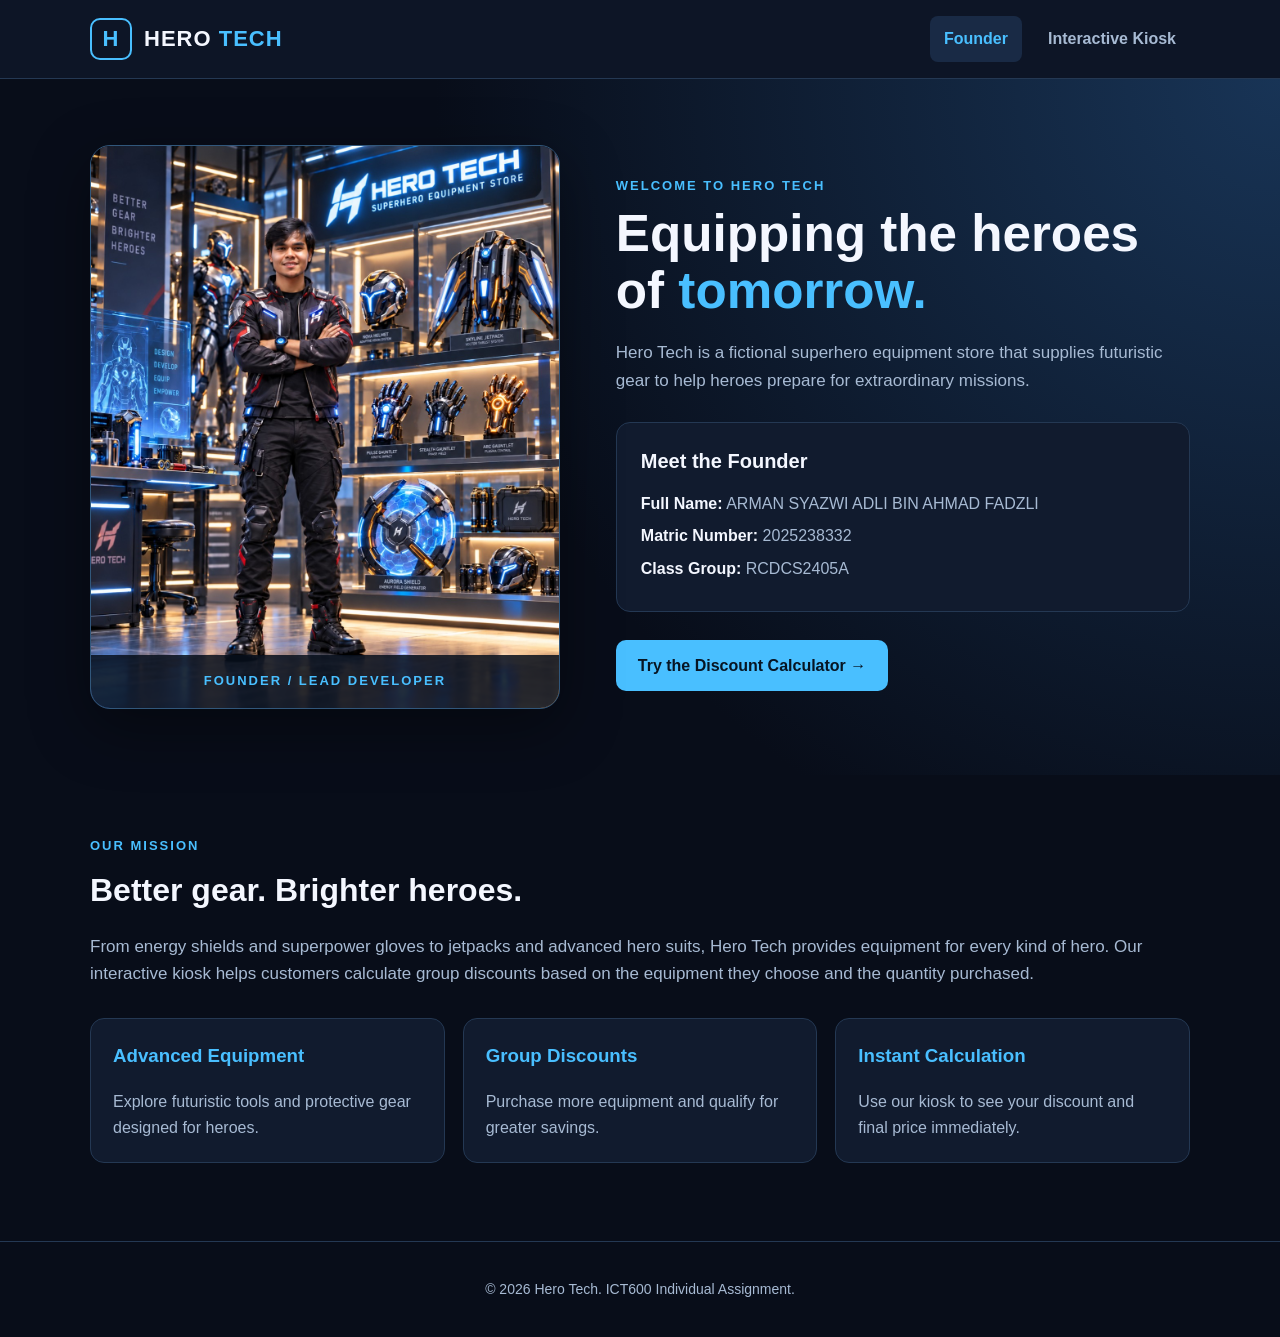
<file: index.html>
<!DOCTYPE html>
<html lang="en">
<head>
    <meta charset="UTF-8">
    <meta name="viewport" content="width=device-width, initial-scale=1.0">
    <title>Founder | Hero Tech</title>
    <link rel="stylesheet" href="css/style.css">
</head>
<body>
    <header class="site-header">
        <div class="container header-content">
            <a class="brand" href="founder.html">
                <span class="brand-mark">H</span>
                <span class="brand-name">HERO <span>TECH</span></span>
            </a>

            <nav aria-label="Main navigation">
                <a class="nav-link active" href="founder.html" aria-current="page">Founder</a>
                <a class="nav-link" href="kiosk.html">Interactive Kiosk</a>
            </nav>
        </div>
    </header>

    <main>
        <section class="hero-section">
            <div class="container hero-grid">
                <div class="portrait-card">
                    <img src="images/profile.jpg" alt="Founder standing in a futuristic Hero Tech equipment store">
                    <div class="portrait-label">FOUNDER / LEAD DEVELOPER</div>
                </div>

                <div class="hero-content">
                    <p class="eyebrow">WELCOME TO HERO TECH</p>
                    <h1>Equipping the heroes of <span>tomorrow.</span></h1>
                    <p class="intro">
                        Hero Tech is a fictional superhero equipment store that supplies
                        futuristic gear to help heroes prepare for extraordinary missions.
                    </p>

                    <div class="founder-info">
                        <h2>Meet the Founder</h2>
                        <p><strong>Full Name:</strong> ARMAN SYAZWI ADLI BIN AHMAD FADZLI</p>
                        <p><strong>Matric Number:</strong> 2025238332</p>
                        <p><strong>Class Group:</strong> RCDCS2405A</p>
                    </div>

                    <a class="cta-button" href="kiosk.html">Try the Discount Calculator →</a>
                </div>
            </div>
        </section>

        <section class="about-section" aria-labelledby="about-title">
            <div class="container">
                <p class="eyebrow">OUR MISSION</p>
                <h2 id="about-title">Better gear. Brighter heroes.</h2>
                <p>
                    From energy shields and superpower gloves to jetpacks and advanced hero
                    suits, Hero Tech provides equipment for every kind of hero. Our
                    interactive kiosk helps customers calculate group discounts based on
                    the equipment they choose and the quantity purchased.
                </p>

                <div class="features">
                    <article class="feature-card">
                        <h3>Advanced Equipment</h3>
                        <p>Explore futuristic tools and protective gear designed for heroes.</p>
                    </article>
                    <article class="feature-card">
                        <h3>Group Discounts</h3>
                        <p>Purchase more equipment and qualify for greater savings.</p>
                    </article>
                    <article class="feature-card">
                        <h3>Instant Calculation</h3>
                        <p>Use our kiosk to see your discount and final price immediately.</p>
                    </article>
                </div>
            </div>
        </section>
    </main>

    <footer class="site-footer">
        <div class="container">
            <p>&copy; 2026 Hero Tech. ICT600 Individual Assignment.</p>
        </div>
    </footer>
</body>
</html>
</file>
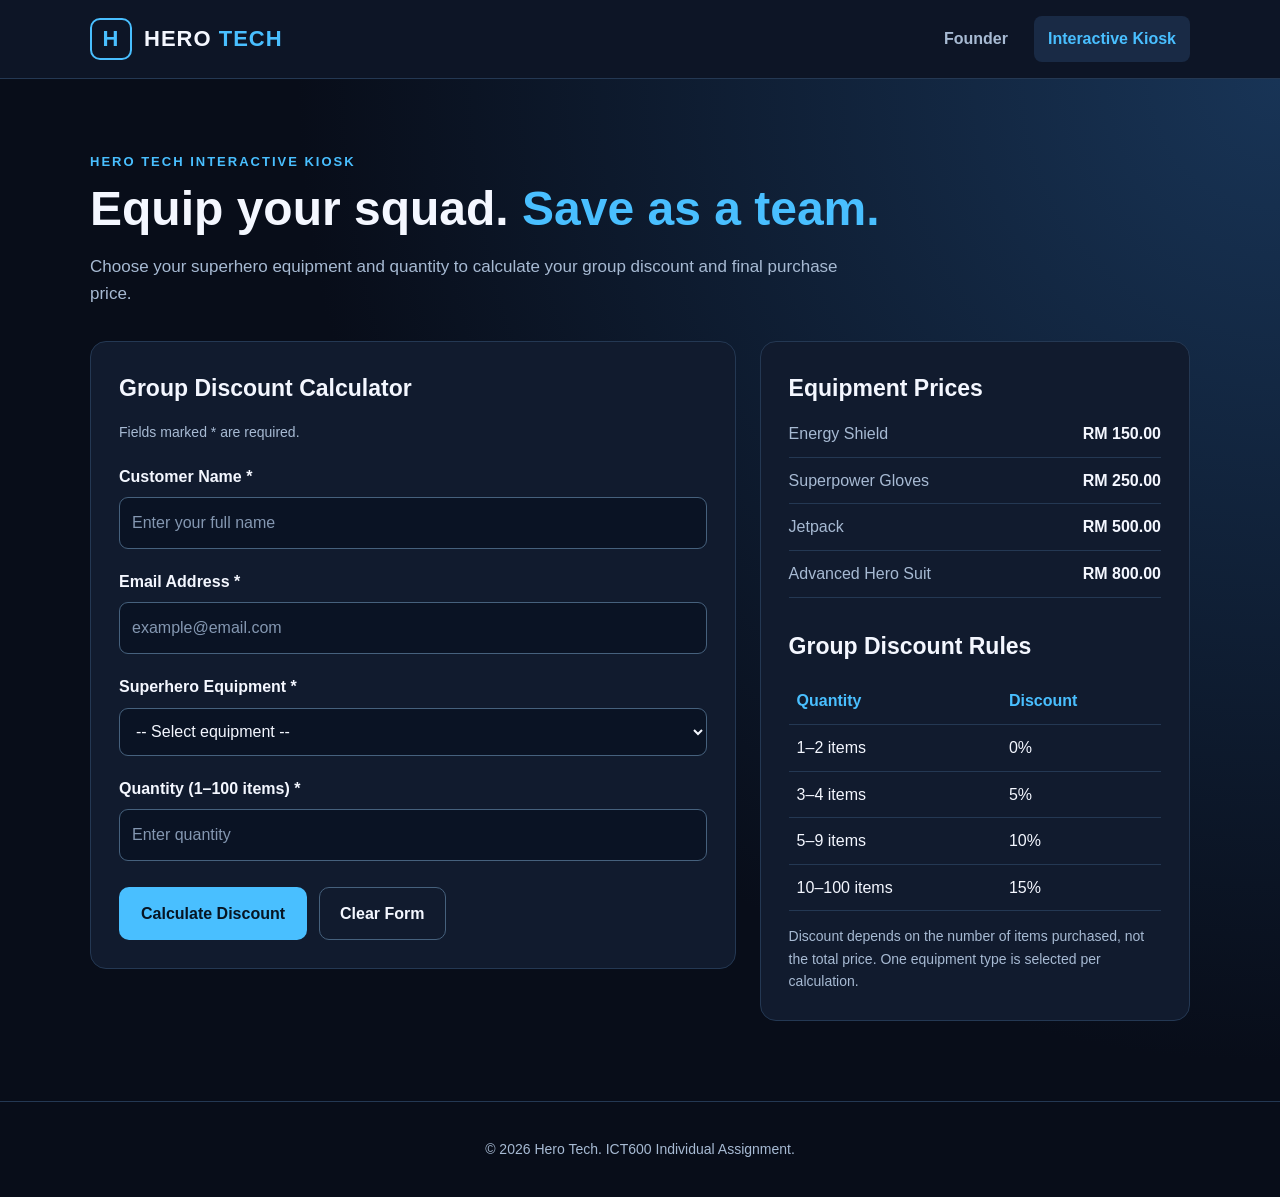
<file: kiosk.html>
<!DOCTYPE html>
<html lang="en">
<head>
    <meta charset="UTF-8">
    <meta name="viewport" content="width=device-width, initial-scale=1.0">
    <title>Interactive Kiosk | Hero Tech</title>
    <link rel="stylesheet" href="css/style.css">
    <script src="js/script.js" defer></script>
</head>
<body>
    <header class="site-header">
        <div class="container header-content">
            <a class="brand" href="founder.html">
                <span class="brand-mark">H</span>
                <span class="brand-name">HERO <span>TECH</span></span>
            </a>

            <nav aria-label="Main navigation">
                <a class="nav-link" href="founder.html">Founder</a>
                <a class="nav-link active" href="kiosk.html" aria-current="page">Interactive Kiosk</a>
            </nav>
        </div>
    </header>

    <main>
        <section class="kiosk-section">
            <div class="container">
                <p class="eyebrow">HERO TECH INTERACTIVE KIOSK</p>
                <h1 class="kiosk-title">Equip your squad. <span>Save as a team.</span></h1>
                <p class="kiosk-intro">
                    Choose your superhero equipment and quantity to calculate
                    your group discount and final purchase price.
                </p>

                <div class="kiosk-layout">
                    <section class="kiosk-panel" aria-labelledby="form-title">
                        <h2 id="form-title">Group Discount Calculator</h2>
                        <p class="panel-description">Fields marked * are required.</p>

                        <form id="discountForm" novalidate>
                            <div class="form-group">
                                <label for="customerName">Customer Name *</label>
                                <input type="text" id="customerName" name="customerName"
                                       placeholder="Enter your full name" autocomplete="name"
                                       maxlength="80" required>
                            </div>

                            <div class="form-group">
                                <label for="customerEmail">Email Address *</label>
                                <input type="email" id="customerEmail" name="customerEmail"
                                       placeholder="example@email.com" autocomplete="email"
                                       maxlength="100" required>
                            </div>

                            <div class="form-group">
                                <label for="equipment">Superhero Equipment *</label>
                                <select id="equipment" name="equipment" required>
                                    <option value="">-- Select equipment --</option>
                                    <option value="shield">Energy Shield — RM 150.00</option>
                                    <option value="gloves">Superpower Gloves — RM 250.00</option>
                                    <option value="jetpack">Jetpack — RM 500.00</option>
                                    <option value="suit">Advanced Hero Suit — RM 800.00</option>
                                </select>
                            </div>

                            <div class="form-group">
                                <label for="quantity">Quantity (1–100 items) *</label>
                                <input type="number" id="quantity" name="quantity"
                                       placeholder="Enter quantity" min="1" max="100"
                                       step="1" required>
                            </div>

                            <div class="form-actions">
                                <button class="cta-button calculate-button" type="submit">
                                    Calculate Discount
                                </button>
                                <button class="reset-button" type="reset">Clear Form</button>
                            </div>
                        </form>
                    </section>

                    <aside class="rules-panel" aria-labelledby="rules-title">
                        <h2 id="rules-title">Equipment Prices</h2>
                        <ul class="price-list">
                            <li><span>Energy Shield</span><strong>RM 150.00</strong></li>
                            <li><span>Superpower Gloves</span><strong>RM 250.00</strong></li>
                            <li><span>Jetpack</span><strong>RM 500.00</strong></li>
                            <li><span>Advanced Hero Suit</span><strong>RM 800.00</strong></li>
                        </ul>

                        <h2>Group Discount Rules</h2>
                        <table class="discount-table">
                            <thead>
                                <tr><th scope="col">Quantity</th><th scope="col">Discount</th></tr>
                            </thead>
                            <tbody>
                                <tr><td>1–2 items</td><td>0%</td></tr>
                                <tr><td>3–4 items</td><td>5%</td></tr>
                                <tr><td>5–9 items</td><td>10%</td></tr>
                                <tr><td>10–100 items</td><td>15%</td></tr>
                            </tbody>
                        </table>

                        <p class="rules-note">
                            Discount depends on the number of items purchased,
                            not the total price. One equipment type is selected per calculation.
                        </p>
                    </aside>
                </div>

                <section id="resultPanel" class="result-panel" aria-labelledby="result-title"
                         aria-live="polite" hidden>
                    <h2 id="result-title">Purchase Summary</h2>
                    <div class="result-grid">
                        <p><strong>Customer:</strong> <span id="resultName"></span></p>
                        <p><strong>Email:</strong> <span id="resultEmail"></span></p>
                        <p><strong>Equipment:</strong> <span id="resultEquipment"></span></p>
                        <p><strong>Quantity:</strong> <span id="resultQuantity"></span></p>
                        <p><strong>Unit Price:</strong> <span id="resultUnitPrice"></span></p>
                        <p><strong>Subtotal:</strong> <span id="resultSubtotal"></span></p>
                        <p><strong>Discount Rate:</strong> <span id="resultDiscountRate"></span></p>
                        <p><strong>You Save:</strong> <span id="resultSavings"></span></p>
                    </div>
                    <div class="result-total">
                        <span>Final Amount</span>
                        <strong id="resultFinalAmount"></strong>
                    </div>
                </section>
            </div>
        </section>
    </main>

    <footer class="site-footer">
        <div class="container">
            <p>&copy; 2026 Hero Tech. ICT600 Individual Assignment.</p>
        </div>
    </footer>
</body>
</html>
</file>
<file: css/style.css>
/* HERO TECH - SHARED WEBSITE STYLES */
:root {
    --background: #080d19;
    --surface: #111b2e;
    --surface-border: #243853;
    --text: #f4f7ff;
    --muted: #a7bad3;
    --accent: #49bfff;
}

* {
    box-sizing: border-box;
}

body {
    margin: 0;
    font-family: Arial, Helvetica, sans-serif;
    background: var(--background);
    color: var(--text);
    line-height: 1.6;
}

a {
    color: inherit;
    text-decoration: none;
}

.container {
    width: min(1100px, 92%);
    margin: 0 auto;
}

/* HEADER AND NAVIGATION */
.site-header {
    background: #0d1526;
    border-bottom: 1px solid var(--surface-border);
}

.header-content {
    display: flex;
    justify-content: space-between;
    align-items: center;
    gap: 20px;
    min-height: 78px;
}

.brand {
    display: flex;
    align-items: center;
    gap: 12px;
    font-size: 22px;
    font-weight: bold;
    letter-spacing: 1px;
}

.brand-mark {
    display: grid;
    place-items: center;
    width: 42px;
    height: 42px;
    border: 2px solid var(--accent);
    border-radius: 10px;
    color: var(--accent);
}

.brand-name span,
.hero-content h1 span {
    color: var(--accent);
}

nav {
    display: flex;
    gap: 12px;
}

.nav-link {
    padding: 10px 14px;
    border-radius: 8px;
    color: var(--muted);
    font-weight: bold;
}

.nav-link:hover,
.nav-link.active {
    background: #192a45;
    color: var(--accent);
}

/* MAIN FOUNDER SECTION */
.hero-section {
    padding: 66px 0;
    background: radial-gradient(circle at top right, #183456, var(--background) 58%);
}

.hero-grid {
    display: grid;
    grid-template-columns: 0.9fr 1.1fr;
    align-items: center;
    gap: 56px;
}

.portrait-card {
    position: relative;
    overflow: hidden;
    border: 1px solid #31577b;
    border-radius: 20px;
    box-shadow: 0 18px 60px #00000066;
}

.portrait-card img {
    display: block;
    width: 100%;
    height: auto;
}

.portrait-label {
    position: absolute;
    right: 0;
    bottom: 0;
    left: 0;
    padding: 16px;
    background: #07101cdb;
    color: var(--accent);
    text-align: center;
    font-size: 13px;
    font-weight: bold;
    letter-spacing: 2px;
}

.eyebrow {
    margin-bottom: 8px;
    color: var(--accent);
    font-size: 13px;
    font-weight: bold;
    letter-spacing: 2px;
}

.hero-content h1 {
    margin: 0 0 20px;
    font-size: clamp(36px, 4vw, 56px);
    line-height: 1.12;
}

.intro,
.about-section > .container > p:not(.eyebrow) {
    color: var(--muted);
    font-size: 17px;
}

.founder-info {
    margin: 28px 0;
    padding: 22px 24px;
    border: 1px solid var(--surface-border);
    border-radius: 14px;
    background: var(--surface);
}

.founder-info h2 {
    margin: 0 0 14px;
    font-size: 20px;
}

.founder-info p {
    margin: 7px 0;
    color: var(--muted);
}

.founder-info strong {
    color: var(--text);
}

.cta-button {
    display: inline-block;
    padding: 13px 22px;
    border-radius: 10px;
    background: var(--accent);
    color: #071523;
    font-weight: bold;
}

.cta-button:hover {
    background: #87d7ff;
}

/* ABOUT SECTION */
.about-section {
    padding: 48px 0 78px;
}

.about-section h2 {
    margin: 0 0 12px;
    font-size: 32px;
}

.features {
    display: grid;
    grid-template-columns: repeat(3, 1fr);
    gap: 18px;
    margin-top: 30px;
}

.feature-card {
    padding: 22px;
    border: 1px solid var(--surface-border);
    border-radius: 14px;
    background: var(--surface);
}

.feature-card h3 {
    margin-top: 0;
    color: var(--accent);
}

.feature-card p {
    margin-bottom: 0;
    color: var(--muted);
}

/* FOOTER */
.site-footer {
    padding: 22px 0;
    border-top: 1px solid var(--surface-border);
    color: var(--muted);
    text-align: center;
    font-size: 14px;
}

/* RESPONSIVE MOBILE LAYOUT */
@media (max-width: 768px) {
    .header-content {
        flex-direction: column;
        padding: 15px 0;
    }

    nav {
        flex-wrap: wrap;
        justify-content: center;
    }

    .hero-section {
        padding: 35px 0;
    }

    .hero-grid,
    .features {
        grid-template-columns: 1fr;
    }

    .hero-grid {
        gap: 30px;
    }

    .portrait-card {
        max-width: 520px;
        margin: 0 auto;
    }

    .about-section {
        padding: 35px 0 55px;
    }
}

/* INTERACTIVE KIOSK PAGE */
.kiosk-section {
    padding: 60px 0 80px;
    background: radial-gradient(circle at top right, #183456, var(--background) 60%);
}

.kiosk-title {
    margin: 0 0 14px;
    font-size: clamp(32px, 4vw, 48px);
    line-height: 1.15;
}

.kiosk-title span {
    color: var(--accent);
}

.kiosk-intro {
    max-width: 750px;
    margin-bottom: 34px;
    color: var(--muted);
    font-size: 17px;
}

.kiosk-layout {
    display: grid;
    grid-template-columns: 1.2fr 0.8fr;
    align-items: start;
    gap: 24px;
}

.kiosk-panel,
.rules-panel,
.result-panel {
    padding: 28px;
    border: 1px solid var(--surface-border);
    border-radius: 16px;
    background: var(--surface);
}

.kiosk-panel h2,
.rules-panel h2,
.result-panel h2 {
    margin: 0 0 14px;
    font-size: 23px;
}

.panel-description,
.rules-note {
    color: var(--muted);
    font-size: 14px;
}

.form-group {
    display: flex;
    flex-direction: column;
    gap: 8px;
    margin-top: 20px;
}

.form-group label {
    font-weight: bold;
}

.form-group input,
.form-group select {
    width: 100%;
    min-height: 48px;
    padding: 12px;
    border: 1px solid #46617d;
    border-radius: 9px;
    background: #0a1324;
    color: var(--text);
    font: inherit;
}

.form-group input:focus,
.form-group select:focus {
    outline: 2px solid var(--accent);
    outline-offset: 2px;
}

.form-group input::placeholder {
    color: #8497b1;
}

.form-actions {
    display: flex;
    flex-wrap: wrap;
    gap: 12px;
    margin-top: 26px;
}

.calculate-button,
.reset-button {
    border: none;
    cursor: pointer;
    font: inherit;
    font-weight: bold;
}

.reset-button {
    padding: 13px 20px;
    border: 1px solid #46617d;
    border-radius: 10px;
    background: transparent;
    color: var(--text);
}

.reset-button:hover {
    background: #1d304b;
}

.price-list {
    display: grid;
    gap: 10px;
    margin: 0 0 30px;
    padding: 0;
    list-style: none;
}

.price-list li {
    display: flex;
    justify-content: space-between;
    gap: 12px;
    padding-bottom: 10px;
    border-bottom: 1px solid var(--surface-border);
    color: var(--muted);
}

.price-list strong {
    color: var(--text);
    white-space: nowrap;
}

.discount-table {
    width: 100%;
    border-collapse: collapse;
    text-align: left;
}

.discount-table th,
.discount-table td {
    padding: 10px 8px;
    border-bottom: 1px solid var(--surface-border);
}

.discount-table th {
    color: var(--accent);
}

.rules-note {
    margin-bottom: 0;
}

.result-panel {
    margin-top: 24px;
    border-color: #397fa9;
}

.result-panel[hidden] {
    display: none;
}

.result-grid {
    display: grid;
    grid-template-columns: repeat(2, minmax(0, 1fr));
    gap: 4px 25px;
}

.result-grid p {
    overflow-wrap: anywhere;
    color: var(--muted);
}

.result-grid strong {
    color: var(--text);
}

.result-total {
    display: flex;
    flex-wrap: wrap;
    align-items: center;
    justify-content: space-between;
    gap: 10px;
    margin-top: 14px;
    padding-top: 22px;
    border-top: 1px solid var(--surface-border);
    font-size: 23px;
    font-weight: bold;
}

.result-total strong {
    color: var(--accent);
    font-size: 30px;
}

@media (max-width: 768px) {
    .kiosk-layout,
    .result-grid {
        grid-template-columns: 1fr;
    }

    .kiosk-section {
        padding: 35px 0 55px;
    }

    .kiosk-panel,
    .rules-panel,
    .result-panel {
        padding: 20px;
    }
}
</file>
